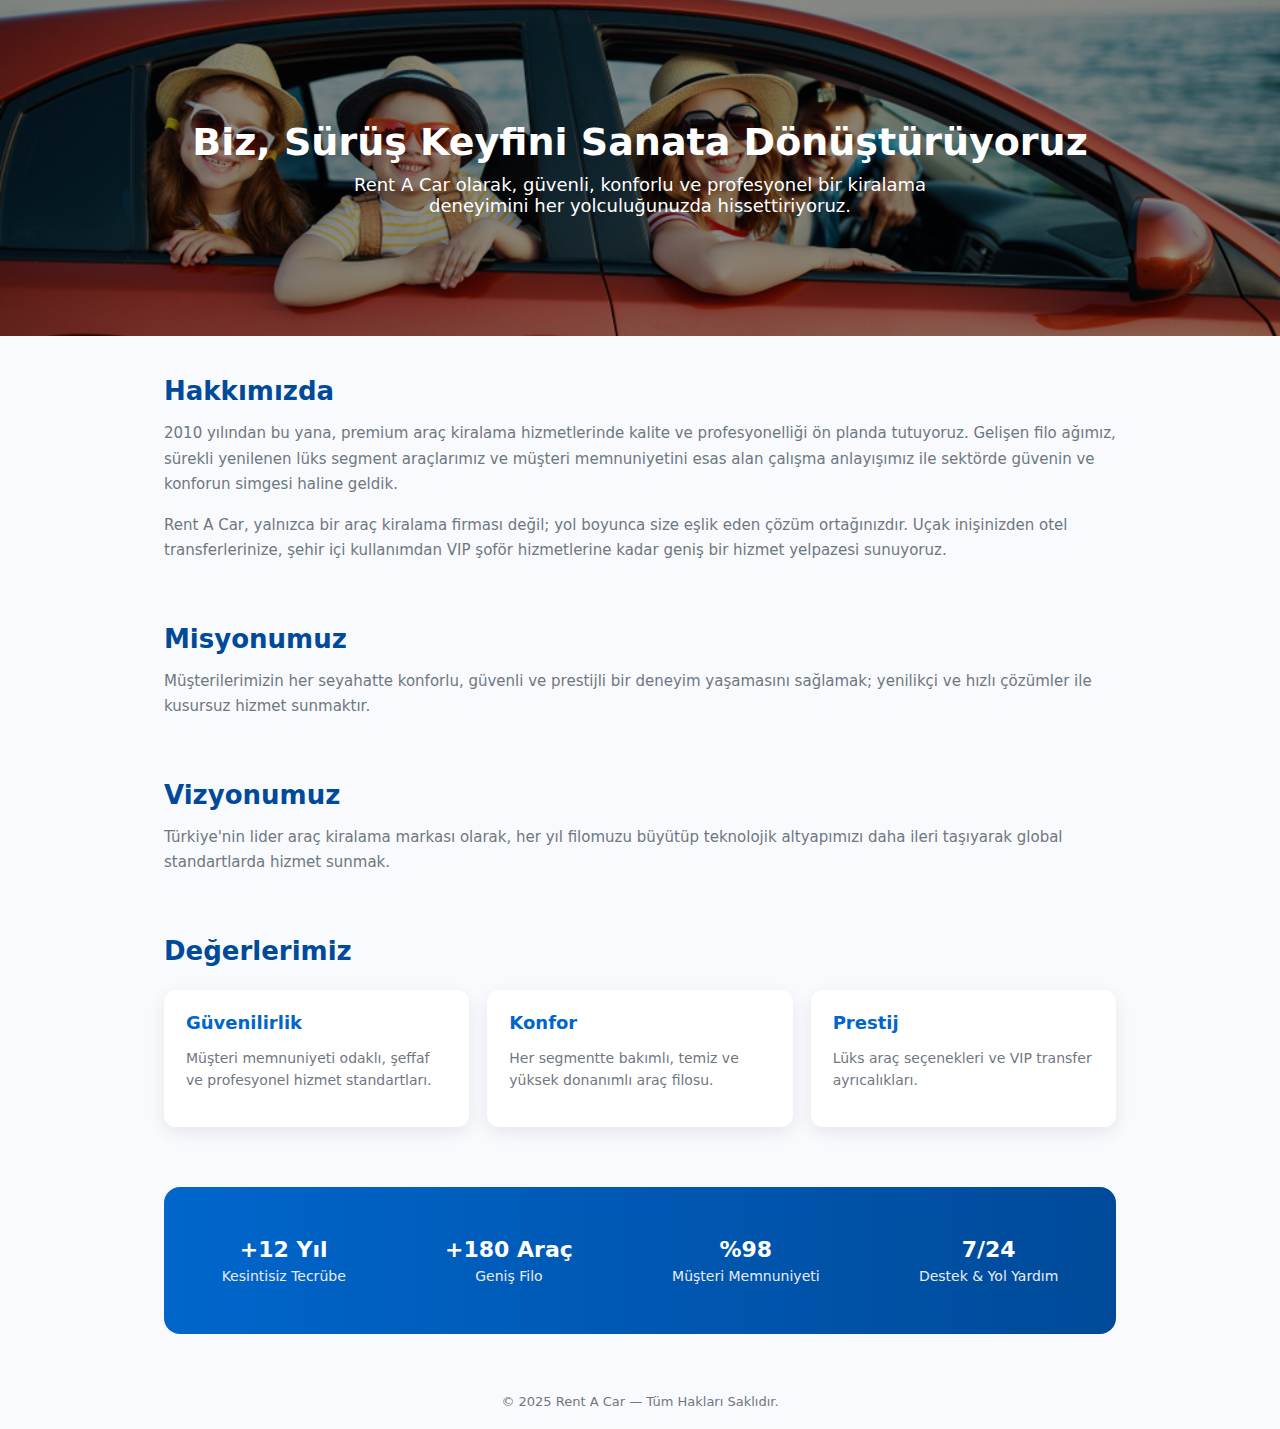
<file: about.html>
<!doctype html>
<html lang="tr">
<head>
  <meta charset="utf-8" />
  <meta name="viewport" content="width=device-width, initial-scale=1" />
  <title>Hakkımızda — Rent A Car</title>
  <style>
    :root{
      --bg:#f8fafd; --card:#ffffff; --dark:#0b1220; --muted:#6f7781;
      --accent:#0066cc; --accent-2:#004a99;
      font-family: Inter, system-ui, -apple-system, 'Segoe UI', Roboto, Helvetica;
    }
    *{box-sizing:border-box}
    body{margin:0;background:var(--bg);color:var(--dark)}

    .hero{
      background:linear-gradient(180deg,rgba(0,0,0,0.45),rgba(0,0,0,0.45)), url('assets/images/hero-car.jpg') center/cover;
      color:#fff;text-align:center;padding:120px 20px;
    }
    .hero h1{font-size:38px;margin:0 0 10px;font-weight:700}
    .hero p{font-size:18px;margin:0;max-width:600px;margin:auto}

    .container{max-width:1000px;margin:40px auto;padding:0 24px}
    .section{margin-bottom:60px}
    .section h2{font-size:26px;margin-bottom:14px;color:var(--accent-2)}
    .section p{color:var(--muted);line-height:1.7;font-size:15px}

    .values{display:grid;grid-template-columns:repeat(3,1fr);gap:18px;margin-top:24px}
    .value-item{background:var(--card);padding:22px;border-radius:12px;box-shadow:0 6px 18px rgba(0,0,0,0.08)}
    .value-item h3{margin:0 0 8px;font-size:18px;color:var(--accent)}
    .value-item p{font-size:14px;line-height:1.6;color:var(--muted)}

    @media(max-width:780px){
      .values{grid-template-columns:1fr}
    }

    .stats{
      background:linear-gradient(90deg,var(--accent),var(--accent-2));
      padding:50px 20px;color:#fff;border-radius:16px;
      text-align:center;display:flex;justify-content:space-around;
      flex-wrap:wrap;gap:24px;margin:60px 0;
    }
    .stat-box{font-size:22px;font-weight:700}
    .stat-box span{display:block;font-size:14px;font-weight:400;margin-top:6px;color:#e9ecf2}

    footer{margin:40px 0 20px;text-align:center;font-size:13px;color:var(--muted)}
  </style>
</head>
<body>

  <header class="hero">
    <h1>Biz, Sürüş Keyfini Sanata Dönüştürüyoruz</h1>
    <p>Rent A Car olarak, güvenli, konforlu ve profesyonel bir kiralama deneyimini her yolculuğunuzda hissettiriyoruz.</p>
  </header>

  <main class="container">

    <section class="section">
      <h2>Hakkımızda</h2>
      <p>
        2010 yılından bu yana, premium araç kiralama hizmetlerinde kalite ve profesyonelliği ön planda tutuyoruz.
        Gelişen filo ağımız, sürekli yenilenen lüks segment araçlarımız ve müşteri memnuniyetini esas alan çalışma anlayışımız ile
        sektörde güvenin ve konforun simgesi haline geldik.
      </p>
      <p>
        Rent A Car, yalnızca bir araç kiralama firması değil; yol boyunca size eşlik eden çözüm ortağınızdır.
        Uçak inişinizden otel transferlerinize, şehir içi kullanımdan VIP şoför hizmetlerine kadar geniş bir hizmet yelpazesi sunuyoruz.
      </p>
    </section>

    <section class="section">
      <h2>Misyonumuz</h2>
      <p>
        Müşterilerimizin her seyahatte konforlu, güvenli ve prestijli bir deneyim yaşamasını sağlamak;
        yenilikçi ve hızlı çözümler ile kusursuz hizmet sunmaktır.
      </p>
    </section>

    <section class="section">
      <h2>Vizyonumuz</h2>
      <p>
        Türkiye'nin lider araç kiralama markası olarak, her yıl filomuzu büyütüp teknolojik altyapımızı daha ileri taşıyarak
        global standartlarda hizmet sunmak.
      </p>
    </section>

    <section class="section">
      <h2>Değerlerimiz</h2>
      <div class="values">
        <div class="value-item">
          <h3>Güvenilirlik</h3>
          <p>Müşteri memnuniyeti odaklı, şeffaf ve profesyonel hizmet standartları.</p>
        </div>
        <div class="value-item">
          <h3>Konfor</h3>
          <p>Her segmentte bakımlı, temiz ve yüksek donanımlı araç filosu.</p>
        </div>
        <div class="value-item">
          <h3>Prestij</h3>
          <p>Lüks araç seçenekleri ve VIP transfer ayrıcalıkları.</p>
        </div>
      </div>
    </section>


    <div class="stats">
      <div class="stat-box">+12 Yıl<span>Kesintisiz Tecrübe</span></div>
      <div class="stat-box">+180 Araç<span>Geniş Filo</span></div>
      <div class="stat-box">%98<span>Müşteri Memnuniyeti</span></div>
      <div class="stat-box">7/24<span>Destek & Yol Yardım</span></div>
    </div>

  </main>

  <footer>
    © 2025 Rent A Car — Tüm Hakları Saklıdır.
  </footer>

</body>
</html>
</file>
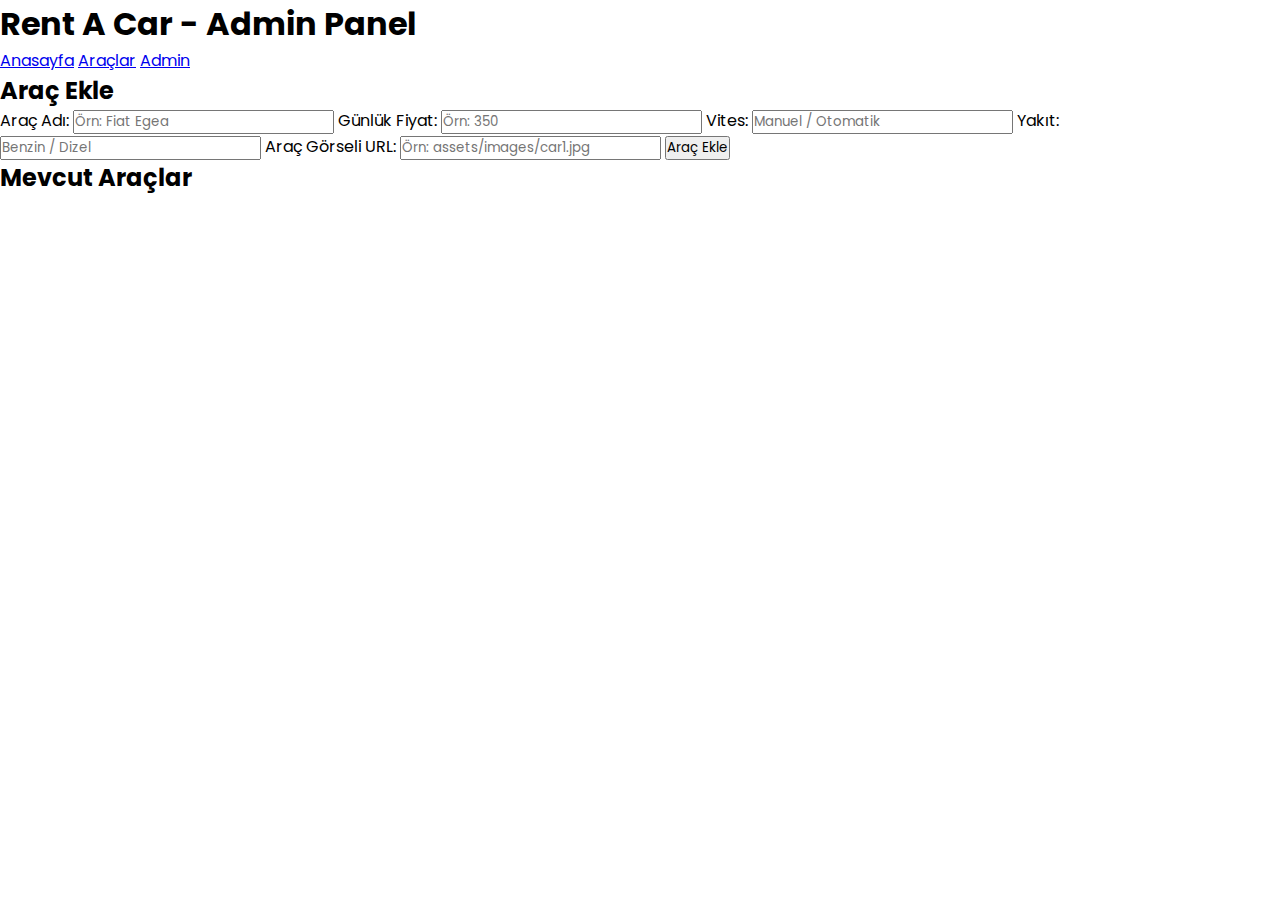
<file: admin.html>
<!DOCTYPE html>
<html lang="tr">
<head>
    <meta charset="UTF-8">
    <meta name="viewport" content="width=device-width, initial-scale=1.0">
    <title>Rent A Car - Admin Panel</title>
    <link rel="stylesheet" href="assets/css/style.css">
</head>
<body>

<header>
    <h1>Rent A Car - Admin Panel</h1>
    <nav>
        <a href="index.html">Anasayfa</a>
        <a href="cars.html">Araçlar</a>
        <a href="admin.html">Admin</a>
    </nav>
</header>

<section class="admin-panel">

    <h2>Araç Ekle</h2>
    <div class="admin-form">
        <label for="car-name">Araç Adı:</label>
        <input type="text" id="car-name" placeholder="Örn: Fiat Egea">

        <label for="car-price">Günlük Fiyat:</label>
        <input type="number" id="car-price" placeholder="Örn: 350">

        <label for="car-gear">Vites:</label>
        <input type="text" id="car-gear" placeholder="Manuel / Otomatik">

        <label for="car-fuel">Yakıt:</label>
        <input type="text" id="car-fuel" placeholder="Benzin / Dizel">

        <label for="car-image">Araç Görseli URL:</label>
        <input type="text" id="car-image" placeholder="Örn: assets/images/car1.jpg">

        <button onclick="addCar()">Araç Ekle</button>
    </div>

    <h2>Mevcut Araçlar</h2>
    <div class="car-list-admin" id="car-list-admin">
        <!-- Araçlar buraya eklenecek -->
    </div>

</section>

<script src="assets/js/app.js"></script>
</body>
</html>
</file>
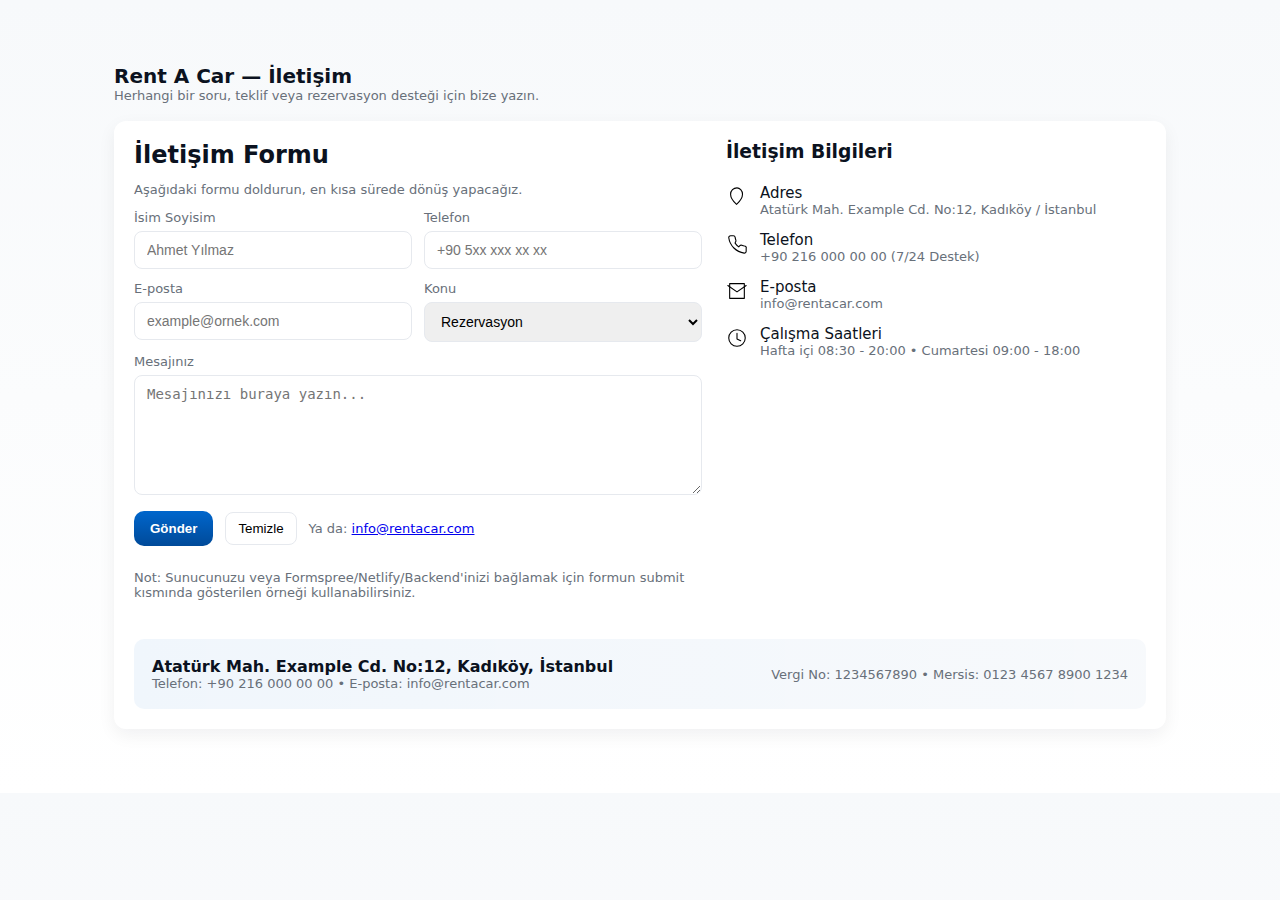
<file: contact.html>
<!doctype html>
<html lang="tr">
<head>
  <meta charset="utf-8" />
  <meta name="viewport" content="width=device-width,initial-scale=1" />
  <title>İletişim — Rent A Car</title>
  <style>
    :root{
      --bg:#f7f9fb; --card:#ffffff; --muted:#68707a; --accent:#0066cc; --accent-2:#004a99;
      --glass: rgba(255,255,255,0.6);
      font-family: Inter, system-ui, -apple-system, 'Segoe UI', Roboto, 'Helvetica Neue', Arial;
    }
    *{box-sizing:border-box}
    body{margin:0;background:linear-gradient(180deg,var(--bg),#ffffff);color:#0b1220}
    .container{max-width:1100px;margin:40px auto;padding:24px}

    /* Header */
    header.site-header{display:flex;align-items:center;gap:16px;margin-bottom:18px}
    header .brand{display:flex;flex-direction:column}
    header h1{margin:0;font-size:20px}
    header p{margin:0;color:var(--muted);font-size:13px}

    /* Card */
    .card{background:var(--card);border-radius:12px;box-shadow:0 6px 18px rgba(11,17,32,0.06);padding:20px;}

    /* Layout */
    .grid{display:grid;grid-template-columns:1fr 420px;gap:24px}
    @media (max-width:880px){.grid{grid-template-columns:1fr}}

    /* Form */
    form.contact-form{display:flex;flex-direction:column;gap:12px}
    .row{display:flex;gap:12px}
    .row .input{flex:1}
    label{font-size:13px;color:var(--muted);display:block;margin-bottom:6px}
    input[type="text"],input[type="email"],textarea,select{width:100%;padding:10px 12px;border:1px solid #e6e9ee;border-radius:8px;font-size:14px}
    textarea{min-height:120px;resize:vertical}
    .actions{display:flex;gap:12px;align-items:center}
    button.primary{background:linear-gradient(180deg,var(--accent),var(--accent-2));color:#fff;padding:10px 16px;border-radius:10px;border:0;font-weight:600;cursor:pointer}
    button.ghost{background:transparent;border:1px solid #e6e9ee;padding:8px 12px;border-radius:8px;cursor:pointer}
    .hint{font-size:13px;color:var(--muted)}

    /* Contact info column */
    .info{display:flex;flex-direction:column;gap:14px}
    .info .item{display:flex;gap:12px;align-items:flex-start}
    .info svg{width:22px;height:22px;flex-shrink:0;margin-top:2px}
    .info .meta{font-size:15px}
    .info .muted{color:var(--muted);font-size:13px}

    /* Footer contact strip */
    footer.contact-strip{margin-top:26px;padding:18px;border-radius:10px;background:linear-gradient(90deg,rgba(0,102,204,0.06),rgba(0,74,153,0.03));display:flex;justify-content:space-between;align-items:center;gap:12px}
    footer .left{display:flex;flex-direction:column}
    footer .address{font-weight:600}
    footer .small{color:var(--muted);font-size:13px}
    @media (max-width:600px){footer.contact-strip{flex-direction:column;align-items:flex-start}}

    /* small success */
    .toast{position:fixed;right:20px;bottom:20px;background:#0b1220;color:#fff;padding:12px 16px;border-radius:10px;box-shadow:0 8px 24px rgba(11,17,32,0.15);display:none}

    /* accessibility focus */
    input:focus,textarea:focus,select:focus,button:focus{outline:3px solid rgba(0,102,204,0.12);outline-offset:2px}

    /* small */
    .small-note{font-size:13px;color:var(--muted)}
  </style>
</head>
<body>
  <div class="container">
    <header class="site-header">
      <div class="brand">
        <h1>Rent A Car — İletişim</h1>
        <p>Herhangi bir soru, teklif veya rezervasyon desteği için bize yazın.</p>
      </div>
    </header>

    <main class="card">
      <div class="grid">
        <!-- Left: Form -->
        <section>
          <h2 style="margin-top:0;margin-bottom:6px">İletişim Formu</h2>
          <p class="small-note">Aşağıdaki formu doldurun, en kısa sürede dönüş yapacağız.</p>

          <form id="contactForm" class="contact-form" novalidate>
            <div class="row">
              <div class="input">
                <label for="name">İsim Soyisim</label>
                <input id="name" name="name" type="text" placeholder="Ahmet Yılmaz" required />
              </div>
              <div class="input">
                <label for="phone">Telefon</label>
                <input id="phone" name="phone" type="text" placeholder="+90 5xx xxx xx xx" required />
              </div>
            </div>

            <div class="row">
              <div class="input">
                <label for="email">E-posta</label>
                <input id="email" name="email" type="email" placeholder="example@ornek.com" required />
              </div>
              <div class="input">
                <label for="topic">Konu</label>
                <select id="topic" name="topic">
                  <option value="rezervasyon">Rezervasyon</option>
                  <option value="kurumsal">Kurumsal</option>
                  <option value="destek">Destek</option>
                  <option value="diger">Diğer</option>
                </select>
              </div>
            </div>

            <div>
              <label for="message">Mesajınız</label>
              <textarea id="message" name="message" placeholder="Mesajınızı buraya yazın..." required></textarea>
            </div>

            <!-- honeypot (spam önleme) -->
            <div style="display:none">
              <label>Do not fill<input name="website" tabindex="-1" autocomplete="off" /></label>
            </div>

            <div class="actions">
              <button type="submit" class="primary">Gönder</button>
              <button type="reset" class="ghost">Temizle</button>
              <div class="hint">Ya da: <a href="mailto:info@rentacar.com">info@rentacar.com</a></div>
            </div>

            <div id="formHint" class="small-note" aria-live="polite"></div>

          </form>

          <p style="margin-top:12px;color:var(--muted);font-size:13px">Not: Sunucunuzu veya Formspree/Netlify/Backend'inizi bağlamak için formun submit kısmında gösterilen örneği kullanabilirsiniz.</p>
        </section>

        <!-- Right: Contact details -->
        <aside class="info">
          <div>
            <h3 style="margin:0 0 8px 0">İletişim Bilgileri</h3>
          </div>

          <div class="item">
            <!-- Address icon -->
            <svg viewBox="0 0 24 24" fill="none" xmlns="http://www.w3.org/2000/svg"><path d="M12 2C8.13 2 5 5.13 5 9c0 5.25 6.5 11 6.5 11S18 14.25 18 9c0-3.87-3.13-7-6-7z" stroke="#000" stroke-width="1.2" stroke-linecap="round" stroke-linejoin="round"/></svg>
            <div>
              <div class="meta">Adres</div>
              <div class="muted">Atatürk Mah. Example Cd. No:12, Kadıköy / İstanbul</div>
            </div>
          </div>

          <div class="item">
            <!-- Phone icon -->
            <svg viewBox="0 0 24 24" fill="none" xmlns="http://www.w3.org/2000/svg"><path d="M22 16.92v3a2 2 0 0 1-2.18 2A19.79 19.79 0 0 1 3 5.18 2 2 0 0 1 5 3h3a2 2 0 0 1 2 1.72c.12 1.05.38 2.07.76 3.03a2 2 0 0 1-.45 2.11L9.91 11.09a16 16 0 0 0 4 4l1.23-1.23a2 2 0 0 1 2.11-.45c.96.38 1.98.64 3.03.76A2 2 0 0 1 22 16.92z" stroke="#000" stroke-width="1.2" stroke-linecap="round" stroke-linejoin="round"/></svg>
            <div>
              <div class="meta">Telefon</div>
              <div class="muted">+90 216 000 00 00 (7/24 Destek)</div>
            </div>
          </div>

          <div class="item">
            <!-- Email icon -->
            <svg viewBox="0 0 24 24" fill="none" xmlns="http://www.w3.org/2000/svg"><path d="M4 4h16v16H4z" stroke="#000" stroke-width="1.2" stroke-linecap="round" stroke-linejoin="round"/><path d="M22 6l-10 7L2 6" stroke="#000" stroke-width="1.2" stroke-linecap="round" stroke-linejoin="round"/></svg>
            <div>
              <div class="meta">E-posta</div>
              <div class="muted">info@rentacar.com</div>
            </div>
          </div>

          <div class="item">
            <!-- Hours icon -->
            <svg viewBox="0 0 24 24" fill="none" xmlns="http://www.w3.org/2000/svg"><circle cx="12" cy="12" r="9" stroke="#000" stroke-width="1.2"/><path d="M12 7v6l4 2" stroke="#000" stroke-width="1.2" stroke-linecap="round" stroke-linejoin="round"/></svg>
            <div>
              <div class="meta">Çalışma Saatleri</div>
              <div class="muted">Hafta içi 08:30 - 20:00 • Cumartesi 09:00 - 18:00</div>
            </div>
          </div>

        </aside>
      </div>

      <!-- Footer contact strip (sayfanın en altı) -->
      <footer class="contact-strip" aria-label="İletişim adres bilgileri">
        <div class="left">
          <div class="address">Atatürk Mah. Example Cd. No:12, Kadıköy, İstanbul</div>
          <div class="small">Telefon: +90 216 000 00 00 • E-posta: info@rentacar.com</div>
        </div>
        <div class="right small">Vergi No: 1234567890 • Mersis: 0123 4567 8900 1234</div>
      </footer>

    </main>
  </div>

  <div id="toast" class="toast" role="status" aria-live="polite"></div>

  <script>
    (function(){
      const form = document.getElementById('contactForm');
      const hint = document.getElementById('formHint');
      const toast = document.getElementById('toast');

      function showToast(text){
        toast.textContent = text;
        toast.style.display = 'block';
        setTimeout(()=>{toast.style.display='none'},3500);
      }

      form.addEventListener('submit', async function(e){
        e.preventDefault();
        hint.textContent = '';

        // simple client-side validation
        const name = form.name.value.trim();
        const email = form.email.value.trim();
        const phone = form.phone.value.trim();
        const message = form.message.value.trim();
        const honeypot = form.website && form.website.value;

        if(honeypot){ // spam
          return;
        }

        if(!name || !email || !phone || !message){
          hint.textContent = 'Lütfen tüm zorunlu alanları doldurun.';
          return;
        }

        // ready to send: here you should integrate with your backend or a form service
        // Example: send to your API endpoint using fetch
        // fetch('/api/contact', {method:'POST',headers:{'Content-Type':'application/json'},body:JSON.stringify({name,email,phone,message})})
        //  .then(...) handle server response

        // For demo we simulate a successful send
        try{
          // simulate network delay
          await new Promise(r=>setTimeout(r,700));
          form.reset();
          hint.textContent = '';
          showToast('Mesajınız başarıyla gönderildi — teşekkürler!');
        }catch(err){
          hint.textContent = 'Gönderilirken bir hata oluştu. Lütfen tekrar deneyin.';
        }
      });

    })();
  </script>
</body>
</html>
</file>
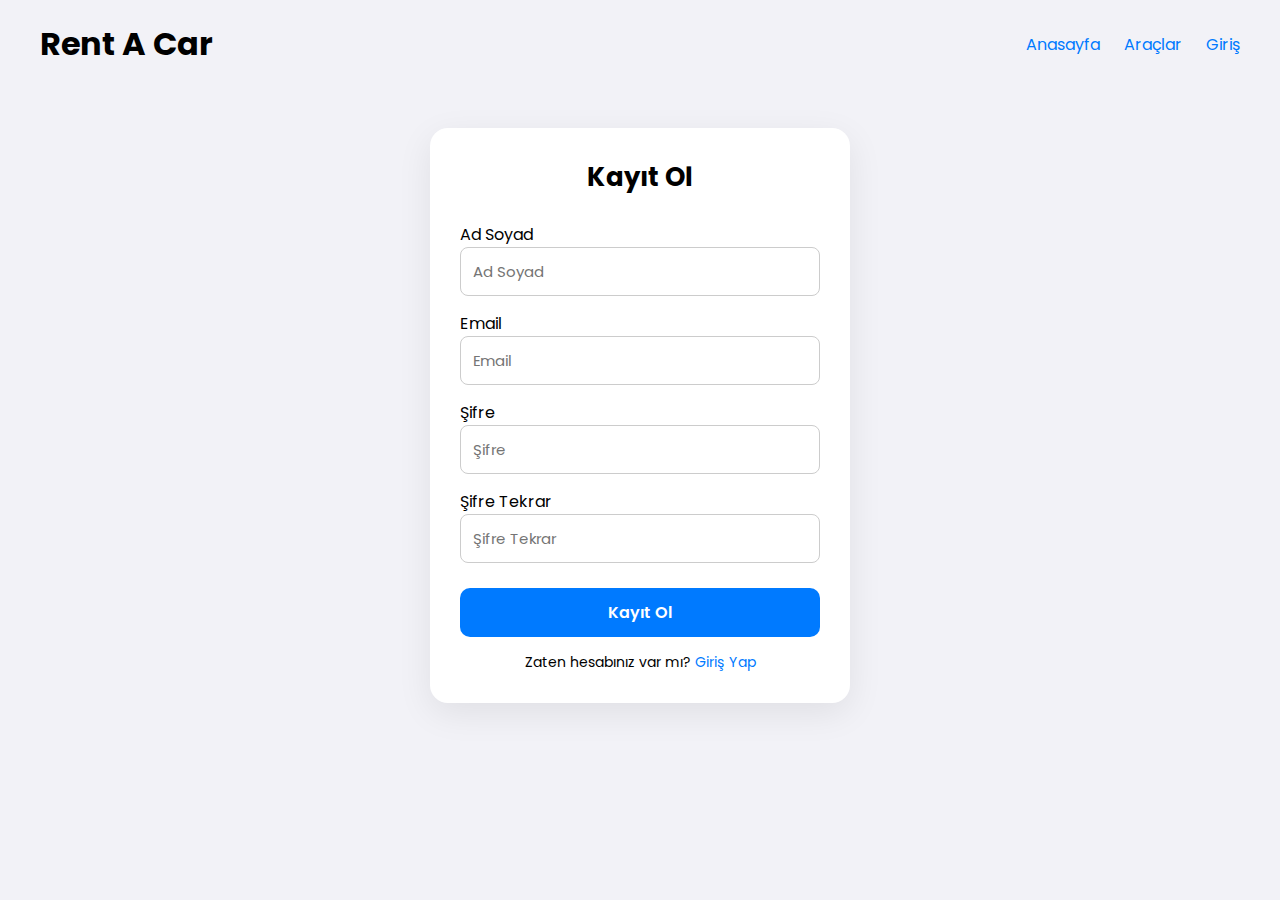
<file: register.html>
<!DOCTYPE html>
<html lang="tr">
<head>
    <meta charset="UTF-8">
    <meta name="viewport" content="width=device-width, initial-scale=1.0">
    <title>Rent A Car - Kayıt Ol</title>
    <link rel="stylesheet" href="assets/css/auth.css">
</head>
<body class="auth-body">

<header class="auth-header">
    <h1>Rent A Car</h1>
    <nav>
        <a href="index.html">Anasayfa</a>
        <a href="cars.html">Araçlar</a>
        <a href="login.html">Giriş</a>
    </nav>
</header>

<section class="auth-card">
    <h2>Kayıt Ol</h2>

    <label>Ad Soyad</label>
    <input type="text" placeholder="Ad Soyad">

    <label>Email</label>
    <input type="email" placeholder="Email">

    <label>Şifre</label>
    <input type="password" placeholder="Şifre">

    <label>Şifre Tekrar</label>
    <input type="password" placeholder="Şifre Tekrar">

    <button>Kayıt Ol</button>

    <p>Zaten hesabınız var mı? <a href="login.html">Giriş Yap</a></p>
</section>

</body>


<script src="assets/js/app.js"></script>
</body>
</html>
</file>
<file: assets/css/style.css>
/* GOOGLE FONTS */
@import url('https://fonts.googleapis.com/css2?family=Poppins:wght@300;400;500;600;700&display=swap');

/* ROOT VARIABLES */
:root {
    --bg-dark: #0d0d0d;
    --bg-light: #1a1a1a;
    --primary: #f8c401; 
    --text: #ffffff;
    --gray: #cccccc;
    --card-bg: #111;
}

/* GLOBAL RESET */
* {
    margin: 0;
    padding: 0;
    box-sizing: border-box;
    font-family: 'Poppins', sans-serif;
}
html, body {
    width: 100%;
    height: 100%;
    overflow: hidden;
}


body.index-page {
    background-color: #000;
}.home-bottom {
    padding: 60px 40px;
    background: #000;       /* ya da açık renk */
    color: white;
    text-align: center;
}

.home-bottom h2 {
    font-size: 32px;
    margin-bottom: 30px;
}

.bottom-car-gallery {
    display: flex;
    justify-content: center;
    gap: 20px;
    flex-wrap: wrap;
}

.bottom-car-gallery img {
    width: 260px;
    height: 160px;
    object-fit: cover;
    border-radius: 14px;
    box-shadow: 0 8px 20px rgba(0,0,0,0.3);
    transition: 0.3s;
}

.bottom-car-gallery img:hover {
    transform: translateY(-6px);
}


/* NAVBAR */
.navbar {
    width: 100%;
    padding: 20px 60px;
    position: absolute;
    top: 0;
    left: 0;
    z-index: 1000;
    display: flex;
    justify-content: space-between;
    align-items: center;
    background: rgba(10, 10, 10, 0.7);
    backdrop-filter: blur(8px);
    transition: 0.3s ease;
}

.navbar.shrink {
    padding: 10px 30px;
    background: rgba(10, 10, 10, 0.9);
}

/* LOGO */
.logo {
    font-size: 32px;
    font-weight: 700;
    white-space: nowrap;
    color: #fff;
}
.logo span {
    color: var(--primary);
    letter-spacing: 2px;
}

/* NAV LINKS */
.nav-links {
    display: flex;
    gap: 10px;
    align-items: center;
}

.nav-links a {
    text-decoration: none;
    color: var(--text);
    font-weight: 400;
    transition: 0.25s ease;
    padding: 8px 14px;
    border-radius: 8px;
}

.nav-links a:hover {
    background: var(--primary) !important;
    color: #000 !important;
    transform: translateY(-3px);
}

/* LOGIN BUTTON */
.login-btn {
    padding: 8px 14px;
    background: transparent;
    color: #fff;
    border-radius: 6px;
    font-weight: 500;
    white-space: nowrap;
    display: inline-flex;
    transition: 0.3s ease;
}

.login-btn:hover {
    background: var(--primary);
    color: #000 !important;
}

/* MOBILE MENU */
.hamburger {
    display: none;
    flex-direction: column;
    cursor: pointer;
    gap: 4px;
}
.hamburger span {
    width: 26px;
    height: 3px;
    background: var(--text);
    border-radius: 2px;
}

/* MOBILE */
@media (max-width: 768px) {
    .nav-links {
        position: absolute;
        top: 70px;
        right: 0;
        width: 200px;
        background: #111;
        flex-direction: column;
        padding: 20px;
        gap: 15px;
        display: none;
    }
    .nav-links.active {
        display: flex;
    }
    .hamburger {
        display: flex;
    }
}

/* TAM ARKA PLAN GÖRSEL */
.hero {
    width: 100%;
    height: 100vh;
    background: url('../images/hero-car.jpg') center/cover no-repeat;
    position: relative;
    display: flex;
    align-items: center;
    justify-content: center; /* Sağ tarafa içerik gelsin */
    align-items: center;
    padding-right: 80px;
    
    padding-bottom: 250px;
}


/* Sol taraftaki karartma efekti */
.hero-overlay {
    position: absolute;
    left: 0;
    width: 50%;          /* Sol yarıyı karartır */
    height: 100%;
    background: rgba(0, 0, 0, 0.55);
    backdrop-filter: blur(3px);
}



.hero-right {
    display: flex;
    align-items: flex-start; /* Üste yapışmayı engeller */
    justify-content: center;
    padding-top: 120px;      /* Burayı artır → aşağı iner */
}
.hero-content {
    position: relative;
    z-index: 2;
    color: white;
    text-align: center;
    max-width: 650px;
    width: 100%;
    /* BURASI ÖNEMLİ – TAM ORTALAMA */
    display: flex;
    flex-direction: column;
    align-items: flex-end;   /* yatay ortalama */
    justify-content: center; /* dikey ortalama */
    height: 100%; /* hero alanının tamamını kapsasın */
    padding: 20px;
}




/* Yazılar */
.hero-content h1 {
    font-size: 38px;
    font-weight: 700;
    margin-bottom: 15px;
}

.hero-content p {
    font-size: 18px;
    margin-bottom: 25px;
}



.search-box {
    display: flex;
    justify-content: center;
    align-items: center;
    gap: 12px;
    margin-top: 20px;
    margin-right: 0px;
    flex-wrap: nowrap;
    transform: translateX(40px);
}


.search-box input {
    padding: 12px;
    border-radius: 8px;
    border: none;
    width: 150px;
}

.search-box button {
    padding: 12px 18px;
    background: #ffca0d;
    border: none;
    border-radius: 8px;
    cursor: pointer;
    font-weight: bold;
}

.search-box button:hover {
    background: #ffdd3b;
}


/* MOBİL */
@media (max-width: 768px) {
    .hero {
        flex-direction: column-reverse;
        height: auto;
    }

    .hero-left,
    .hero-right {
        width: 100%;
        height: 50vh;
    }
}



/* ====== ARAÇLAR SAYFASI GENEL ====== */

.cars-body {
    margin: 0;
    font-family: 'Poppins', sans-serif;
    background: #f2f2f7;
}

.cars-container {
    width: 90%;
    max-width: 1200px;
    margin: 30px auto 60px;
}

/* HEADER */

.cars-header {
    display: flex;
    justify-content: space-between;
    align-items: center;
    margin-bottom: 25px;
}

.cars-header h1 {
    font-size: 32px;
    font-weight: 700;
    color: #111;
}

.cars-nav a {
    margin-left: 18px;
    text-decoration: none;
    color: #444;
    font-weight: 500;
    position: relative;
}

.cars-nav a.active,
.cars-nav a:hover {
    color: #007aff;
}

.cars-nav a.active::after,
.cars-nav a:hover::after {
    content: "";
    position: absolute;
    left: 0;
    bottom: -4px;
    width: 100%;
    height: 2px;
    background: #007aff;
    border-radius: 999px;
}

/* ÜST KONTROL ALANI */

.cars-controls {
    display: flex;
    justify-content: space-between;
    align-items: center;
    flex-wrap: wrap;
    gap: 15px;
    margin-bottom: 20px;
}

/* Filtre Butonları */

.filter-buttons {
    display: flex;
    gap: 8px;
    flex-wrap: wrap;
}

.filter-btn {
    padding: 7px 16px;
    border-radius: 999px;
    border: none;
    background: #e5e5ea;
    font-weight: 500;
    cursor: pointer;
    transition: 0.2s;
    font-size: 14px;
}

.filter-btn.active {
    background: #007aff;
    color: white;
    box-shadow: 0 4px 10px rgba(0, 122, 255, 0.3);
}

.filter-btn:hover:not(.active) {
    background: #d1d1d6;
}

/* Sağ taraftaki kontroller */

.right-controls {
    display: flex;
    align-items: center;
    gap: 10px;
    flex-wrap: wrap;
}

.favorites-btn {
    padding: 7px 14px;
    border-radius: 999px;
    border: none;
    cursor: pointer;
    background: #ff2d55;
    color: white;
    font-weight: 500;
    font-size: 14px;
    transition: 0.2s;
}

.favorites-btn.on {
    background: #ff9fb3;
    color: #3a0b16;
}

.favorites-btn:hover {
    transform: translateY(-1px);
    box-shadow: 0 4px 12px rgba(255, 45, 85, 0.4);
}

.sort-select {
    padding: 7px 10px;
    border-radius: 999px;
    border: 1px solid #ccc;
    font-size: 14px;
    background: #fff;
}

.search-box input {
    padding: 7px 12px;
    border-radius: 999px;
    border: 1px solid #ccc;
    min-width: 180px;
    font-size: 14px;
}

/* KART LİSTESİ */

.car-list {
    display: flex;
    flex-wrap: wrap;
    gap: 20px;
    justify-content: center;
}

/* Kart */

.car-card {
    width: 260px;
    background: #ffffff;
    border-radius: 18px;
    padding: 14px;
    box-shadow: 0 10px 30px rgba(0,0,0,0.08);
    transition: transform 0.25s ease, box-shadow 0.25s ease;
    animation: fadeInUp 0.4s ease forwards;
    opacity: 0;
}

.car-card:hover {
    transform: translateY(-6px);
    box-shadow: 0 16px 40px rgba(0,0,0,0.12);
}

.car-card img {
    width: 100%;
    border-radius: 14px;
    height: 150px;
    object-fit: cover;
}

.car-card h3 {
    font-size: 18px;
    margin-top: 10px;
    margin-bottom: 4px;
    color: #111;
}

.car-type {
    font-size: 14px;
    color: #6b6b6b;
}

.car-price {
    margin-top: 4px;
    font-weight: 600;
    color: #111;
}

/* Butonlar */

.favorite-btn {
    margin-top: 10px;
    width: 100%;
    padding: 8px 10px;
    border-radius: 999px;
    border: none;
    cursor: pointer;
    background: #ffe8b3;
    font-size: 14px;
}

.card-actions {
    display: flex;
    gap: 8px;
    margin-top: 10px;
}

.detail-btn,
.rent-btn {
    flex: 1;
    padding: 8px 10px;
    border-radius: 999px;
    border: none;
    cursor: pointer;
    font-size: 14px;
    font-weight: 500;
}

.detail-btn {
    background: #e5e5ea;
    color: #111;
}

.detail-btn:hover {
    background: #d1d1d6;
}

.rent-btn {
    background: #28a745;
    color: white;
}

.rent-btn:hover {
    background: #23913c;
}

.empty-text {
    text-align: center;
    color: #555;
    margin-top: 40px;
}

/* ====== MODAL ====== */

.modal.hidden {
    display: none;
}

.modal {
    position: fixed;
    inset: 0;
    z-index: 999;
    display: flex;
    align-items: center;
    justify-content: center;
}

.modal-overlay {
    position: absolute;
    inset: 0;
    background: rgba(0,0,0,0.4);
    backdrop-filter: blur(3px);
}

.modal-content {
    position: relative;
    background: #fff;
    border-radius: 16px;
    padding: 18px 20px;
    z-index: 2;
    max-width: 700px;
    width: 90%;
    max-height: 90vh;
    overflow-y: auto;
    box-shadow: 0 20px 60px rgba(0,0,0,0.2);
    animation: scaleIn 0.25s ease;
}

.modal-close {
    position: absolute;
    top: 10px;
    right: 12px;
    border: none;
    background: transparent;
    font-size: 18px;
    cursor: pointer;
}

.modal-body {
    margin-top: 10px;
}

/* Detay modali */

.detail-body {
    display: flex;
    gap: 18px;
    flex-wrap: wrap;
}

.detail-body img {
    width: 260px;
    border-radius: 14px;
    object-fit: cover;
}

.detail-info h2 {
    margin: 0 0 6px;
}

.detail-type {
    color: #666;
    margin-bottom: 4px;
}

.detail-price {
    font-weight: 600;
    margin-bottom: 8px;
}

.detail-list {
    list-style: none;
    padding: 0;
    margin: 0 0 8px;
    font-size: 14px;
}

.detail-list li {
    margin-bottom: 3px;
}

.detail-desc {
    font-size: 14px;
    color: #555;
}

/* Rezervasyon formu */

.form-group {
    margin-bottom: 10px;
}

.form-row {
    display: flex;
    gap: 10px;
}

.form-group label {
    display: block;
    font-size: 14px;
    margin-bottom: 4px;
}

.form-group input,
.form-group select {
    width: 100%;
    padding: 8px 10px;
    border-radius: 8px;
    border: 1px solid #ccc;
    font-size: 14px;
}

.rent-submit {
    width: 100%;
    margin-top: 8px;
    padding: 10px;
    border-radius: 999px;
    border: none;
    background: #ff9500;
    color: white;
    font-weight: 600;
    cursor: pointer;
}

.rent-submit:hover {
    background: #e08600;
}

.reservation-message {
    font-size: 13px;
    margin-top: 6px;
    color: #c0392b;
}

.reservation-message.ok {
    color: #1e7e34;
}

/* Animasyonlar */

@keyframes fadeInUp {
    from {
        opacity: 0;
        transform: translateY(12px);
    }
    to {
        opacity: 1;
        transform: translateY(0);
    }
}

@keyframes scaleIn {
    from {
        opacity: 0;
        transform: scale(0.93);
    }
    to {
        opacity: 1;
        transform: scale(1);
    }
}

/* RESPONSIVE */

@media (max-width: 768px) {
    .cars-header {
        flex-direction: column;
        align-items: flex-start;
        gap: 8px;
    }

    .cars-controls {
        flex-direction: column;
        align-items: flex-start;
    }

    .detail-body {
        flex-direction: column;
    }

    .detail-body img {
        width: 100%;
    }

    .car-card {
        width: 100%;
        max-width: 360px;
    }
}

/* Step Modal */
.reservation-modal {
    max-width: 600px;
}

.step {
    display: none;
    animation: fadeIn 0.4s ease;
}

.step.active {
    display: block;
}

.step-title {
    text-align: center;
    margin-bottom: 10px;
    font-size: 24px;
    font-weight: 600;
}

.step-buttons {
    margin-top: 20px;
    display: flex;
    justify-content: space-between;
}

#prevBtn, #nextBtn {
    padding: 10px 20px;
    border-radius: 999px;
    border: none;
    cursor: pointer;
    background: #007aff;
    color: white;
    font-size: 15px;
}

#prevBtn {
    background: #aaa;
}

#prevBtn:hover {
    background: #888;
}

#nextBtn:hover {
    background: #0060d4;
}

#summaryBox {
    background: #f4f4f4;
    padding: 12px;
    border-radius: 10px;
    font-size: 14px;
}

@keyframes fadeIn {
    from { opacity: 0; transform: translateY(10px); }
    to { opacity: 1; transform: translateY(0); }
}

.detail-modal {
   max-width: 900px;
   padding: 20px;
}

.detail-wrapper {
    display: flex;
    gap: 20px;
    flex-wrap: wrap;
}

.detail-left { 
    flex: 1;
}

.detail-main-img {
    width: 100%;
    border-radius: 12px;
    height: 260px;
    object-fit: cover;
}

.detail-thumbs {
    display: flex;
    gap: 10px;
    margin-top: 10px;
}

.detail-thumbs img {
    width: 80px;
    height: 60px;
    border-radius: 8px;
    cursor: pointer;
    object-fit: cover;
    opacity: 0.8;
    transition: 0.2s;
}

.detail-thumbs img:hover {
    opacity: 1;
}

.detail-right {
    flex: 1;
    display: flex;
    flex-direction: column;
}

.detail-price {
    color: #28a745;
    font-weight: 700;
    font-size: 22px;
    margin-bottom: 15px;
}

.detail-icons {
    display: flex;
    flex-wrap: wrap;
    gap: 12px;
    margin-bottom: 15px;
}

.detail-icons div {
    display: flex;
    align-items: center;
    gap: 6px;
    background: #f2f2f7;
    padding: 8px 12px;
    border-radius: 10px;
}

.detail-icons img {
    width: 20px;
}

.detail-desc {
    margin-bottom: 20px;
    color: #555;
}

.detail-buttons {
    display: flex;
    gap: 10px;
}

.service-table.gold-pro {
    padding: 70px 0;
    background: linear-gradient(135deg, #0f0f0f, #1b1b1b);
}

.table-title, .table-sub {
    color: #fff;
}

.table-title {
    font-size: 34px;
    font-weight: 800;
    letter-spacing: 0.5px;
}

.table-sub {
    color: #d9d9d9;
    margin-bottom: 40px;
}

.rental-info {
    width: 100%;
    border-collapse: collapse;
    background: rgba(255, 255, 255, 0.08);
    backdrop-filter: blur(12px);
    font-size: 16px;
    border-radius: 16px;
    overflow: hidden;
    border: 1px solid rgba(255, 204, 102, 0.3);
    box-shadow: 0 0 35px rgba(255, 215, 0, 0.15);
}

.rental-info th {
    background: linear-gradient(90deg, #b28a2a, #e4c16f);
    color: #000;
    padding: 18px;
    text-align: left;
    font-size: 15px;
    letter-spacing: 0.5px;
    font-weight: 700;
}

.rental-info td {
    padding: 16px;
    border-bottom: 1px solid rgba(255, 207, 110, 0.2);
    color: #fff;
}

.rental-info tr:hover td {
    background: rgba(255, 215, 0, 0.08);
    transition: 0.3s ease;
}

.t-icon {
    width: 28px;
    height: 28px;
    margin-right: 12px;
    vertical-align: middle;
    filter: drop-shadow(0 0 8px rgba(255, 215, 0, 0.4));
}

.status.gold {
    background: linear-gradient(90deg, #ffdf8f, #ffb400);
    color: #000;
    padding: 6px 14px;
    border-radius: 30px;
    font-weight: 700;
    font-size: 13px;
    box-shadow: 0 0 12px rgba(255, 215, 0, 0.6);
}

/* İçerik */
/*.hero-content {
    position: relative;
    z-index: 2;
    max-width: 450px;
    color: white;
    text-align: center;
    border-radius: 15px;
    padding: 30px;

    
}*/
/*
.hero-content {
    background: rgba(0, 0, 0, 0.067);  /* Hafif saydam koyu arka plan 
    backdrop-filter: blur(6px);       /* Blur efekti 
    padding: 30px;
    border-radius: 15px;
}*/

/* SEARCH BOX (YAN YANA) */
/*.search-box {
    display: flex;
    gap: 15px;
    justify-content: center;
    flex-wrap: nowrap;
}*/
</file>
<file: assets/css/auth.css>
/* GOOGLE FONTS */
@import url('https://fonts.googleapis.com/css2?family=Poppins:wght@300;400;500;600;700&display=swap');

/* ROOT VARIABLES */
:root {
    --bg-dark: #0d0d0d;
    --bg-light: #1a1a1a;
    --primary: #f8c401; 
    --text: #ffffff;
    --gray: #cccccc;
    --card-bg: #111;
}

/* GLOBAL RESET */
* {
    margin: 0;
    padding: 0;
    box-sizing: border-box;
    font-family: 'Poppins', sans-serif;
}

html, body {
    width: 100%;
    height: 100%;
    overflow: hidden;
    
}

body.index-page {
    background-color: #000;
}

/* NAVBAR */
.navbar {
    width: 100%;
    padding: 20px 60px;
    position: absolute;
    top: 0;
    left: 0;
    z-index: 1000;
    display: flex;
    justify-content: space-between;
    align-items: center;
    background: rgba(10, 10, 10, 0.7);
    backdrop-filter: blur(8px);
    transition: 0.3s ease;
}

.navbar.shrink {
    padding: 10px 30px;
    background: rgba(10, 10, 10, 0.9);
}

/* LOGO */
.logo {
    font-size: 32px;
    font-weight: 700;
    white-space: nowrap;
    color: #fff;
}
.logo span {
    color: var(--primary);
    letter-spacing: 2px;
}

/* NAV LINKS */
.nav-links {
    display: flex;
    gap: 10px;
    align-items: center;
}

.nav-links a {
    text-decoration: none;
    color: var(--text);
    font-weight: 400;
    transition: 0.25s ease;
    padding: 8px 14px;
    border-radius: 8px;
}

.nav-links a:hover {
    background: var(--primary) !important;
    color: #000 !important;
    transform: translateY(-3px);
}

/* LOGIN BUTTON */
.login-btn {
    padding: 8px 14px;
    background: transparent;
    color: #fff;
    border-radius: 6px;
    font-weight: 500;
    white-space: nowrap;
    display: inline-flex;
    transition: 0.3s ease;
}

.login-btn:hover {
    background: var(--primary);
    color: #000 !important;
}

/* MOBILE MENU */
.hamburger {
    display: none;
    flex-direction: column;
    cursor: pointer;
    gap: 4px;
}
.hamburger span {
    width: 26px;
    height: 3px;
    background: var(--text);
    border-radius: 2px;
}

/* MOBILE */
@media (max-width: 768px) {
    .nav-links {
        position: absolute;
        top: 70px;
        right: 0;
        width: 200px;
        background: #111;
        flex-direction: column;
        padding: 20px;
        gap: 15px;
        display: none;
    }
    .nav-links.active {
        display: flex;
    }
    .hamburger {
        display: flex;
    }
}

/* TAM ARKA PLAN GÖRSEL */
.hero {
    width: 100%;
    height: 100vh;
    background: url('../images/hero-car.jpg') center/cover no-repeat;
    position: relative;
    display: flex;
    align-items: center;
    justify-content: center; /* Sağ tarafa içerik gelsin */
    align-items: center;
    padding-right: 80px;
}


/* Sol taraftaki karartma efekti */
.hero-overlay {
    position: absolute;
    left: 0;
    width: 50%;          /* Sol yarıyı karartır */
    height: 100%;
    background: rgba(0, 0, 0, 0.55);
    backdrop-filter: blur(3px);
}


/* İçerik */
/*.hero-content {
    position: relative;
    z-index: 2;
    max-width: 450px;
    color: white;
    text-align: center;
    border-radius: 15px;
    padding: 30px;

    
}*/
.hero-right {
    display: flex;
    align-items: flex-start; /* Üste yapışmayı engeller */
    justify-content: center;
    padding-top: 120px;      /* Burayı artır → aşağı iner */
}/*
.hero-content {
    background: rgba(0, 0, 0, 0.067);  /* Hafif saydam koyu arka plan 
    backdrop-filter: blur(6px);       /* Blur efekti 
    padding: 30px;
    border-radius: 15px;
}*/
.hero-content {
    position: relative;
    z-index: 2;
    color: white;
    text-align: center;
    max-width: 650px;
    width: 100%;
    /* BURASI ÖNEMLİ – TAM ORTALAMA */
    display: flex;
    flex-direction: column;
    align-items: flex-end;   /* yatay ortalama */
    justify-content: center; /* dikey ortalama */
    height: 100%; /* hero alanının tamamını kapsasın */
    padding: 20px;
}




/* Yazılar */
.hero-content h1 {
    font-size: 38px;
    font-weight: 700;
    margin-bottom: 15px;
}

.hero-content p {
    font-size: 18px;
    margin-bottom: 25px;
}

/* SEARCH BOX (YAN YANA) */
/*.search-box {
    display: flex;
    gap: 15px;
    justify-content: center;
    flex-wrap: nowrap;
}*/
.search-box {
    display: flex;
    justify-content: flex-end;
    align-items: center;
    gap: 12px;
    margin-top: 15px;
}

.search-box input {
    padding: 12px;
    border-radius: 8px;
    border: none;
    width: 150px;
}

.search-box button {
    padding: 12px 18px;
    background: #ffca0d;
    border: none;
    border-radius: 8px;
    cursor: pointer;
    font-weight: bold;
}

.search-box button:hover {
    background: #ffdd3b;
}


/* MOBİL */
@media (max-width: 768px) {
    .hero {
        flex-direction: column-reverse;
        height: auto;
    }

    .hero-left,
    .hero-right {
        width: 100%;
        height: 50vh;
    }
}



/* ====== ARAÇLAR SAYFASI GENEL ====== */

.cars-body {
    margin: 0;
    font-family: 'Poppins', sans-serif;
    background: #f2f2f7;
}

.cars-container {
    width: 90%;
    max-width: 1200px;
    margin: 30px auto 60px;
}

/* HEADER */

.cars-header {
    display: flex;
    justify-content: space-between;
    align-items: center;
    margin-bottom: 25px;
}

.cars-header h1 {
    font-size: 32px;
    font-weight: 700;
    color: #111;
}

.cars-nav a {
    margin-left: 18px;
    text-decoration: none;
    color: #444;
    font-weight: 500;
    position: relative;
}

.cars-nav a.active,
.cars-nav a:hover {
    color: #007aff;
}

.cars-nav a.active::after,
.cars-nav a:hover::after {
    content: "";
    position: absolute;
    left: 0;
    bottom: -4px;
    width: 100%;
    height: 2px;
    background: #007aff;
    border-radius: 999px;
}

/* ÜST KONTROL ALANI */

.cars-controls {
    display: flex;
    justify-content: space-between;
    align-items: center;
    flex-wrap: wrap;
    gap: 15px;
    margin-bottom: 20px;
}

/* Filtre Butonları */

.filter-buttons {
    display: flex;
    gap: 8px;
    flex-wrap: wrap;
}

.filter-btn {
    padding: 7px 16px;
    border-radius: 999px;
    border: none;
    background: #e5e5ea;
    font-weight: 500;
    cursor: pointer;
    transition: 0.2s;
    font-size: 14px;
}

.filter-btn.active {
    background: #007aff;
    color: white;
    box-shadow: 0 4px 10px rgba(0, 122, 255, 0.3);
}

.filter-btn:hover:not(.active) {
    background: #d1d1d6;
}

/* Sağ taraftaki kontroller */

.right-controls {
    display: flex;
    align-items: center;
    gap: 10px;
    flex-wrap: wrap;
}

.favorites-btn {
    padding: 7px 14px;
    border-radius: 999px;
    border: none;
    cursor: pointer;
    background: #ff2d55;
    color: white;
    font-weight: 500;
    font-size: 14px;
    transition: 0.2s;
}

.favorites-btn.on {
    background: #ff9fb3;
    color: #3a0b16;
}

.favorites-btn:hover {
    transform: translateY(-1px);
    box-shadow: 0 4px 12px rgba(255, 45, 85, 0.4);
}

.sort-select {
    padding: 7px 10px;
    border-radius: 999px;
    border: 1px solid #ccc;
    font-size: 14px;
    background: #fff;
}

.search-box input {
    padding: 7px 12px;
    border-radius: 999px;
    border: 1px solid #ccc;
    min-width: 180px;
    font-size: 14px;
}

/* KART LİSTESİ */

.car-list {
    display: flex;
    flex-wrap: wrap;
    gap: 20px;
    justify-content: center;
}

/* Kart */

.car-card {
    width: 260px;
    background: #ffffff;
    border-radius: 18px;
    padding: 14px;
    box-shadow: 0 10px 30px rgba(0,0,0,0.08);
    transition: transform 0.25s ease, box-shadow 0.25s ease;
    animation: fadeInUp 0.4s ease forwards;
    opacity: 0;
}

.car-card:hover {
    transform: translateY(-6px);
    box-shadow: 0 16px 40px rgba(0,0,0,0.12);
}

.car-card img {
    width: 100%;
    border-radius: 14px;
    height: 150px;
    object-fit: cover;
}

.car-card h3 {
    font-size: 18px;
    margin-top: 10px;
    margin-bottom: 4px;
    color: #111;
}

.car-type {
    font-size: 14px;
    color: #6b6b6b;
}

.car-price {
    margin-top: 4px;
    font-weight: 600;
    color: #111;
}

/* Butonlar */

.favorite-btn {
    margin-top: 10px;
    width: 100%;
    padding: 8px 10px;
    border-radius: 999px;
    border: none;
    cursor: pointer;
    background: #ffe8b3;
    font-size: 14px;
}

.card-actions {
    display: flex;
    gap: 8px;
    margin-top: 10px;
}

.detail-btn,
.rent-btn {
    flex: 1;
    padding: 8px 10px;
    border-radius: 999px;
    border: none;
    cursor: pointer;
    font-size: 14px;
    font-weight: 500;
}

.detail-btn {
    background: #e5e5ea;
    color: #111;
}

.detail-btn:hover {
    background: #d1d1d6;
}

.rent-btn {
    background: #28a745;
    color: white;
}

.rent-btn:hover {
    background: #23913c;
}

.empty-text {
    text-align: center;
    color: #555;
    margin-top: 40px;
}

/* ====== MODAL ====== */

.modal.hidden {
    display: none;
}

.modal {
    position: fixed;
    inset: 0;
    z-index: 999;
    display: flex;
    align-items: center;
    justify-content: center;
}

.modal-overlay {
    position: absolute;
    inset: 0;
    background: rgba(0,0,0,0.4);
    backdrop-filter: blur(3px);
}

.modal-content {
    position: relative;
    background: #fff;
    border-radius: 16px;
    padding: 18px 20px;
    z-index: 2;
    max-width: 700px;
    width: 90%;
    max-height: 90vh;
    overflow-y: auto;
    box-shadow: 0 20px 60px rgba(0,0,0,0.2);
    animation: scaleIn 0.25s ease;
}

.modal-close {
    position: absolute;
    top: 10px;
    right: 12px;
    border: none;
    background: transparent;
    font-size: 18px;
    cursor: pointer;
}

.modal-body {
    margin-top: 10px;
}

/* Detay modali */

.detail-body {
    display: flex;
    gap: 18px;
    flex-wrap: wrap;
}

.detail-body img {
    width: 260px;
    border-radius: 14px;
    object-fit: cover;
}

.detail-info h2 {
    margin: 0 0 6px;
}

.detail-type {
    color: #666;
    margin-bottom: 4px;
}

.detail-price {
    font-weight: 600;
    margin-bottom: 8px;
}

.detail-list {
    list-style: none;
    padding: 0;
    margin: 0 0 8px;
    font-size: 14px;
}

.detail-list li {
    margin-bottom: 3px;
}

.detail-desc {
    font-size: 14px;
    color: #555;
}

/* Rezervasyon formu */

.form-group {
    margin-bottom: 10px;
}

.form-row {
    display: flex;
    gap: 10px;
}

.form-group label {
    display: block;
    font-size: 14px;
    margin-bottom: 4px;
}

.form-group input,
.form-group select {
    width: 100%;
    padding: 8px 10px;
    border-radius: 8px;
    border: 1px solid #ccc;
    font-size: 14px;
}

.rent-submit {
    width: 100%;
    margin-top: 8px;
    padding: 10px;
    border-radius: 999px;
    border: none;
    background: #ff9500;
    color: white;
    font-weight: 600;
    cursor: pointer;
}

.rent-submit:hover {
    background: #e08600;
}

.reservation-message {
    font-size: 13px;
    margin-top: 6px;
    color: #c0392b;
}

.reservation-message.ok {
    color: #1e7e34;
}

/* Animasyonlar */

@keyframes fadeInUp {
    from {
        opacity: 0;
        transform: translateY(12px);
    }
    to {
        opacity: 1;
        transform: translateY(0);
    }
}

@keyframes scaleIn {
    from {
        opacity: 0;
        transform: scale(0.93);
    }
    to {
        opacity: 1;
        transform: scale(1);
    }
}

/* RESPONSIVE */

@media (max-width: 768px) {
    .cars-header {
        flex-direction: column;
        align-items: flex-start;
        gap: 8px;
    }

    .cars-controls {
        flex-direction: column;
        align-items: flex-start;
    }

    .detail-body {
        flex-direction: column;
    }

    .detail-body img {
        width: 100%;
    }

    .car-card {
        width: 100%;
        max-width: 360px;
    }
}

/* Step Modal */
.reservation-modal {
    max-width: 600px;
}

.step {
    display: none;
    animation: fadeIn 0.4s ease;
}

.step.active {
    display: block;
}

.step-title {
    text-align: center;
    margin-bottom: 10px;
    font-size: 24px;
    font-weight: 600;
}

.step-buttons {
    margin-top: 20px;
    display: flex;
    justify-content: space-between;
}

#prevBtn, #nextBtn {
    padding: 10px 20px;
    border-radius: 999px;
    border: none;
    cursor: pointer;
    background: #007aff;
    color: white;
    font-size: 15px;
}

#prevBtn {
    background: #aaa;
}

#prevBtn:hover {
    background: #888;
}

#nextBtn:hover {
    background: #0060d4;
}

#summaryBox {
    background: #f4f4f4;
    padding: 12px;
    border-radius: 10px;
    font-size: 14px;
}

@keyframes fadeIn {
    from { opacity: 0; transform: translateY(10px); }
    to { opacity: 1; transform: translateY(0); }
}

.detail-modal {
    max-width: 900px;
    padding: 20px;
}

.detail-wrapper {
    display: flex;
    gap: 20px;
    flex-wrap: wrap;
}

.detail-left {
    flex: 1;
}

.detail-main-img {
    width: 100%;
    border-radius: 12px;
    height: 260px;
    object-fit: cover;
}

.detail-thumbs {
    display: flex;
    gap: 10px;
    margin-top: 10px;
}

.detail-thumbs img {
    width: 80px;
    height: 60px;
    border-radius: 8px;
    cursor: pointer;
    object-fit: cover;
    opacity: 0.8;
    transition: 0.2s;
}

.detail-thumbs img:hover {
    opacity: 1;
}

.detail-right {
    flex: 1;
    display: flex;
    flex-direction: column;
}

.detail-price {
    color: #28a745;
    font-weight: 700;
    font-size: 22px;
    margin-bottom: 15px;
}

.detail-icons {
    display: flex;
    flex-wrap: wrap;
    gap: 12px;
    margin-bottom: 15px;
}

.detail-icons div {
    display: flex;
    align-items: center;
    gap: 6px;
    background: #f2f2f7;
    padding: 8px 12px;
    border-radius: 10px;
}

.detail-icons img {
    width: 20px;
}

.detail-desc {
    margin-bottom: 20px;
    color: #555;
}

.detail-buttons {
    display: flex;
    gap: 10px;
}

/* LOGIN SAYFASI ARKA PLAN */
.login-body {
    background: url('../images/hero-car.jpg') center/cover no-repeat;
    backdrop-filter: blur(5px);
    height: 100vh;
    margin: 0;
}

/* LOGIN KUTUSU */
.login-container {
    display: flex;
    justify-content: center;
    align-items: center;
    height: 100vh;
}

.login-box {
    width: 350px;
    background: rgba(0, 0, 0, 0.75);
    padding: 30px;
    border-radius: 20px;
    text-align: center;
    color: white;
    backdrop-filter: blur(6px);
    box-shadow: 0 8px 25px rgba(0, 0, 0, 0.3);
}

.login-box h2 {
    margin-bottom: 20px;
    color: var(--primary);
}

.login-box label {
    text-align: left;
    display: block;
    margin: 10px 0 5px;
    font-size: 14px;
    color: #ddd;
}

.login-box input {
    width: 100%;
    padding: 12px;
    border-radius: 10px;
    border: none;
    margin-bottom: 15px;
    background: #fff;
}

/* ŞİFRE GÖSTER / GİZLE */
.password-wrapper {
    position: relative;
}

.toggle-password {
    position: absolute;
    right: 12px;
    top: 12px;
    cursor: pointer;
    font-size: 18px;
}

/* GİRİŞ BUTONU */
.login-btn {
    width: 100%;
    padding: 12px;
    background: var(--primary);
    color: black;
    font-weight: 700;
    border: none;
    border-radius: 10px;
    cursor: pointer;
    margin-top: 10px;
    transition: 0.3s;
}

.login-btn:hover {
    background: #ffdd44;
}

/* KAYIT OL TEXT */
.register-text {
    margin-top: 15px;
    color: #ddd;
}

.register-text a {
    color: var(--primary);
    text-decoration: none;
}
/* GİRİŞ – KAYIT EKRANI GENEL */
.auth-body {
    background: #f2f2f7;
    font-family: 'Poppins', sans-serif;
    margin: 0;
    padding: 0;
    display: flex;
    flex-direction: column;
    align-items: center;
    min-height: 100vh;
}

/* Üst Navbar */
.auth-header {
    width: 100%;
    padding: 20px 40px;
    display: flex;
    justify-content: space-between;
    align-items: center;
}

.auth-header nav a {
    margin-left: 20px;
    font-size: 16px;
    text-decoration: none;
    color: #007aff;
}

/* Kart */
.auth-card {
    width: 420px;
    background: #fff;
    padding: 30px;
    margin-top: 40px;
    border-radius: 18px;
    box-shadow: 0 10px 35px rgba(0,0,0,0.08);
    text-align: left;
}

.auth-card h2 {
    text-align: center;
    margin-bottom: 25px;
    font-size: 26px;
    font-weight: 700;
}

/* Input Ayarları */
.auth-card input {
    width: 100%;
    padding: 12px;
    border-radius: 8px;
    border: 1px solid #ccc;
    margin-bottom: 15px;
    font-size: 15px;
    outline: none;
}

.auth-card input:focus {
    border-color: #007aff;
}

/* Buton */
.auth-card button {
    width: 100%;
    padding: 12px;
    background: #007aff;
    color: white;
    border: none;
    border-radius: 10px;
    font-size: 16px;
    font-weight: 600;
    cursor: pointer;
    margin-top: 10px;
}

.auth-card button:hover {
    background: #0060d1;
}

/* Alt Yazı */
.auth-card p {
    text-align: center;
    margin-top: 15px;
    font-size: 14px;
}

.auth-card p a {
    color: #007aff;
    text-decoration: none;
}

/* ===============================
   ANA SAYFA HERO DÜZELTME
=================================*/

.hero {
    display: flex;
    width: 100%;
    height: 100vh;
    overflow: hidden;
}

/* Sol taraf blur ve karanlık alan */
.hero-left {
    width: 50%;
    height: 100vh;
    background: rgba(0, 0, 0, 0.70);
    backdrop-filter: blur(3px);
    display: flex;
    align-items: center;
    justify-content: center;
    padding: 40px;
}
</file>
